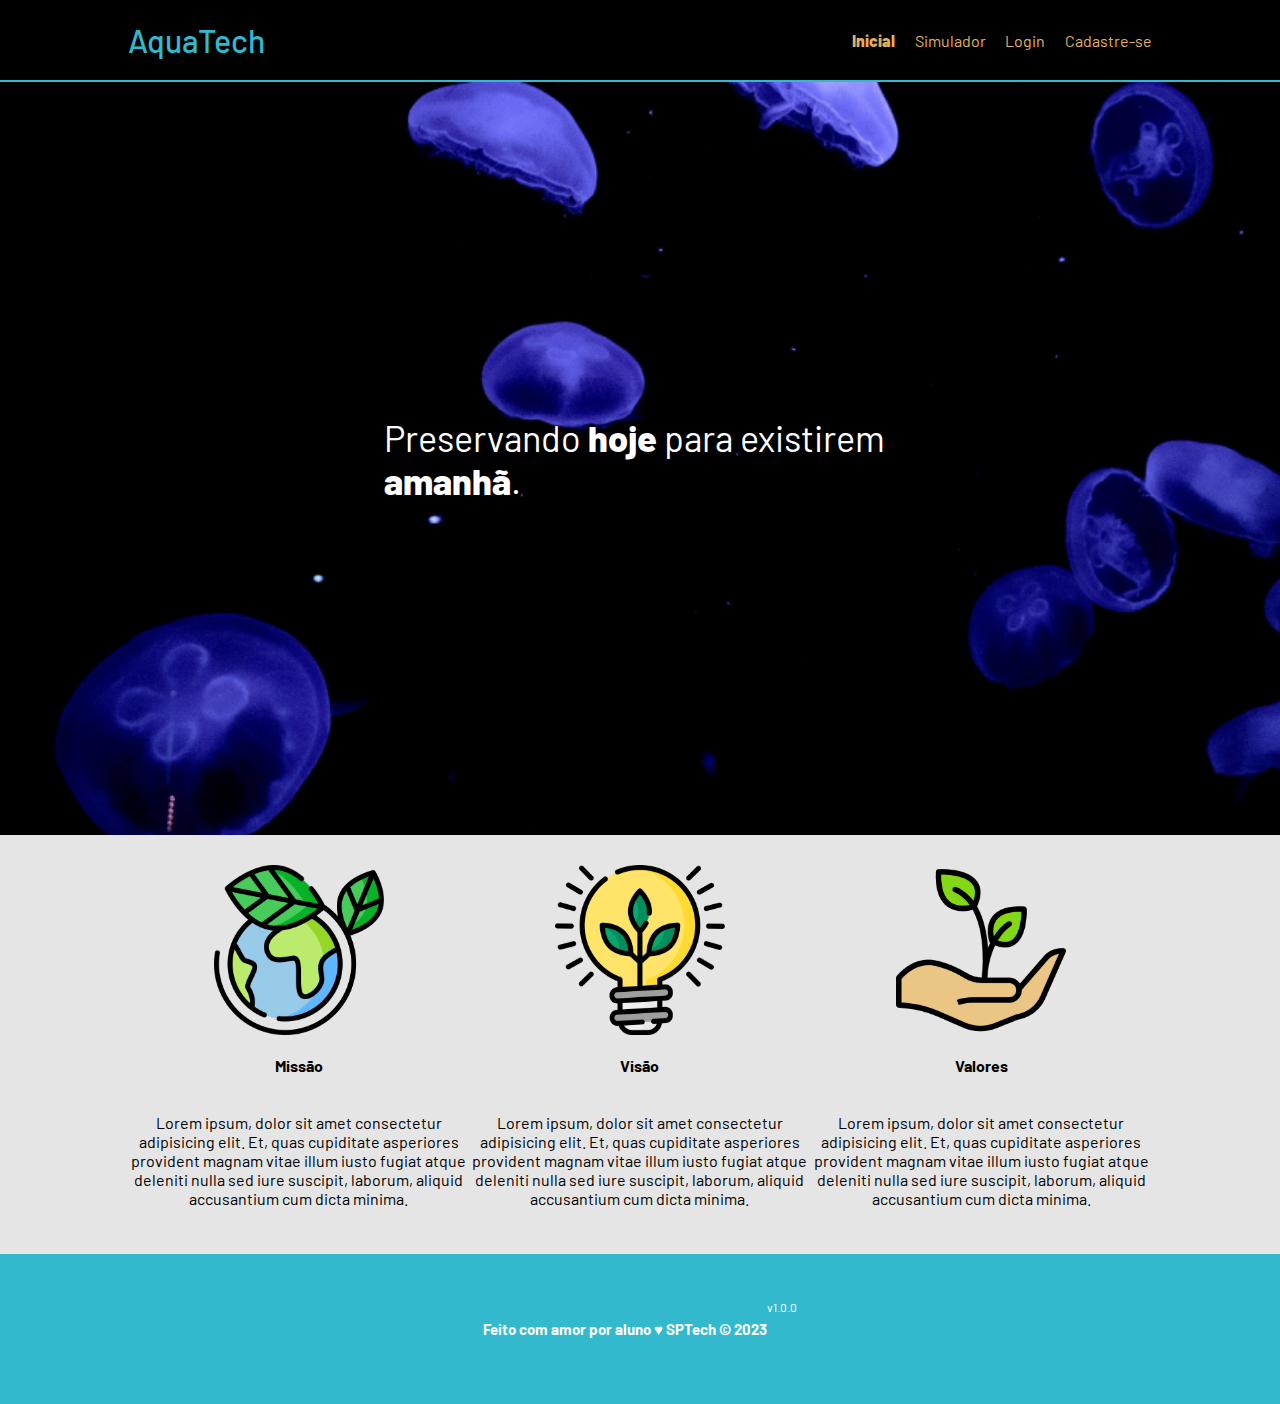
<file: public/index.html>
<!DOCTYPE html>
<html lang="en">

<head>
    <meta charset="UTF-8">
    <meta http-equiv="X-UA-Compatible" content="IE=edge">
    <meta name="viewport" content="width=device-width, initial-scale=1.0">

    <title>CF | Página Inicial</title>

    <script src="./js/sessao.js"></script>

    <link rel="stylesheet" href="./css/estilo.css">
    <link rel="icon" href="./assets/icon/favicon2.ico">
    <link rel="preconnect" href="https://fonts.gstatic.com">
</head>

<body>
    <div class="header">
      <div class="container">
        <h1 class="titulo">AquaTech</h1>
        <ul class="navbar">
          <li class="agora">
            <a href="#">Inicial</a>
          </li>
          <li>
            <a href="simulador.html">Simulador</a>
          </li>
          <li>
            <a href="login.html">Login</a>
          </li>
          <li>
            <a href="cadastro.html">Cadastre-se</a>
          </li>
        </ul>
      </div>
    </div>
  
    <div class="banner">
      <div class="container">
        <p>Preservando <span>hoje</span> para existirem <span>amanhã</span>.</p>
      </div>
    </div>
  
    <div class="social">
      <div class="container">
        <div class="boxes">
          <div class="box">
            <img src="assets/imgs/planet-earth_color.png">
            <h4>Missão</h4>
            <p>Lorem ipsum, dolor sit amet consectetur adipisicing elit. Et, quas cupiditate asperiores provident magnam
              vitae illum iusto fugiat atque deleniti nulla sed iure suscipit, laborum, aliquid accusantium cum dicta
              minima.</p>
          </div>
          <div class="box">
            <img src="assets/imgs/lightbulb_color.png">
            <h4>Visão</h4>
            <p>Lorem ipsum, dolor sit amet consectetur adipisicing elit. Et, quas cupiditate asperiores provident magnam
              vitae illum iusto fugiat atque deleniti nulla sed iure suscipit, laborum, aliquid accusantium cum dicta
              minima.</p>
          </div>
          <div class="box">
            <img src="assets/imgs/growth_color.png">
            <h4>Valores</h4>
            <p>Lorem ipsum, dolor sit amet consectetur adipisicing elit. Et, quas cupiditate asperiores provident magnam
              vitae illum iusto fugiat atque deleniti nulla sed iure suscipit, laborum, aliquid accusantium cum dicta
              minima.</p>
          </div>
        </div>
      </div>
    </div>
  
    <div class="footer">
      <div class="container">
        <h4>Feito com amor por aluno &hearts; SPTech &copy; 2023</h4>
        <span class="version">v1.0.0</span>
      </div>
    </div>
  </body>

</html>
</file>
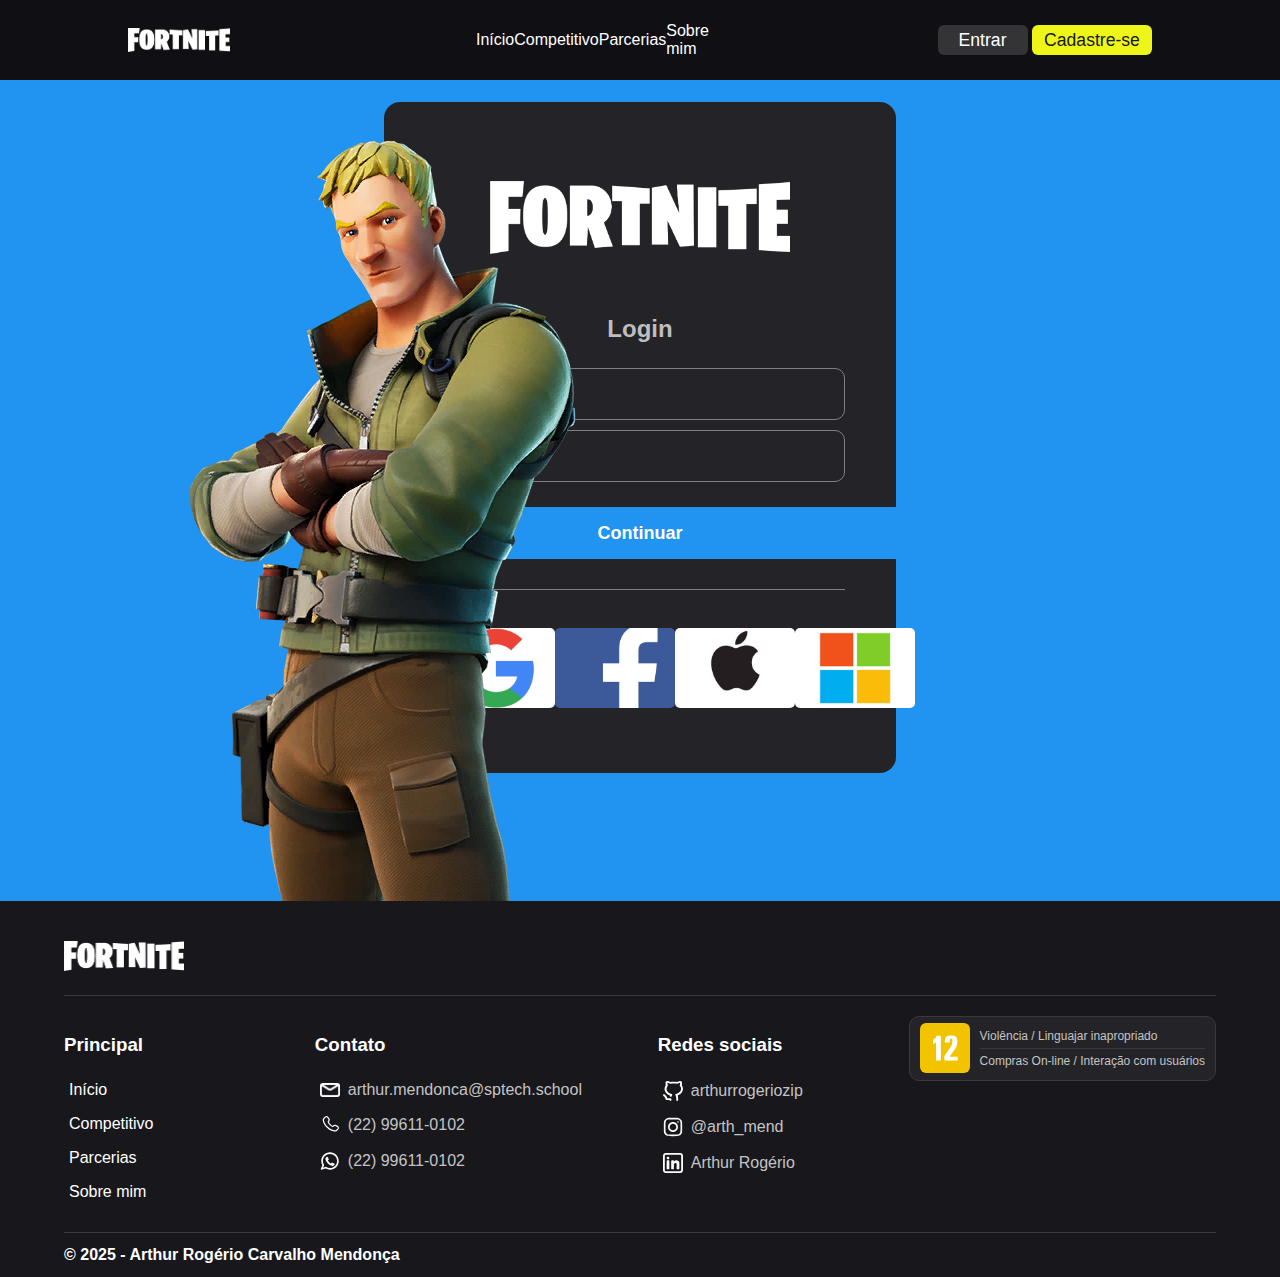
<file: public/login.html>
<!DOCTYPE html>
<html lang="pt-br">

<head>
  <meta charset="UTF-8">
  <meta http-equiv="X-UA-Compatible" content="IE=edge">
  <meta name="viewport" content="width=device-width, initial-scale=1.0">

  <title>Fortnite | Login</title>

  <script src="./js/sessao.js"></script>

  <link rel="stylesheet" href="./css/login.css">
  <link rel="icon" href="./assets/icon/Fortnite_logo.png">
  <link rel="preconnect" href="https://fonts.gstatic.com">
</head>

<body>

  <!--Header-->

  <div class="header">
    <div class="container">
      <img class="fortnite" src="./assets/imagens/fortnite.png" alt="Fortnite" />
      <ul class="navbar">
        <li>
          <a href="index.html">Início</a>
        </li>
        <li>
          <a href="competitivo.html">Competitivo</a>
        </li>
        <li>
          <a href="parcerias.html">Parcerias</a>
        </li>
        <li>
          <a href="index.html#">Sobre mim</a>
        </li>
      </ul>
      <div class="butonns">
        <a href="#"><button class="entrar">Entrar</button></a>
        <a href="cadastro.html"><button class="cadastrar">Cadastre-se</button></a>
      </div>
    </div>
  </div>

  <div class="jonesy">
    <img src="assets/imagens/jonesy.png" alt="Jonesy">
  </div>
  <div class="login">
    <div class="alerta_erro">
      <div class="card_erro" id="cardErro">
        <span id="mensagem_erro"></span>
      </div>
    </div>
    <div class="container">
      <div class="card card-login">
        <div class="card imagem">
          <img src="./assets/imagens/fortnite.png" alt="Fortnite">
        </div>
        <h2>Login</h2>
        <div class="formulario">
          <div class="campo">
            <input id="email_input" type="text" placeholder="Endereço de e-mail">
          </div>
          <div class="campo">
            <input id="senha_input" type="password" placeholder="Senha">
          </div>
          <button class="botao" onclick="entrar()">Continuar</button>
          <hr>
          <div class="contas">
            <a>
              <img src="./assets/imagens/google.png" alt="Google">
            </a>
            <a>
              <img src="./assets/imagens/facebook.jpeg" alt="Facebook">
            </a>
            <a>
              <img src="./assets/imagens/apple.jpeg" alt="Apple">
            </a>
            <a>
              <img src="./assets/imagens/microsoft.jpeg" alt="Microsoft">
            </a>
          </div>
        </div>

        <div id="div_aguardar" class="loading-div">
          <img src="./assets/bolinha.webp" id="loading-gif">
        </div>

        <div id="div_erros_login"></div>
      </div>
    </div>
  </div>

  <!--footer inicio-->
  <footer class="footer">
    <div class="footer-content">
      <div class="footer-logo">
        <img src="./assets/imagens/fortnite.png" alt="Fortnite Logo">
      </div>
      <div class="footer-columns">
        <div class="column">
          <h3>Principal</h3>
          <ul>
            <li>
              <a href="index.html">Início</a>
            </li>
            <li>
              <a href="competitivo.html">Competitivo</a>
            </li>
            <li>
              <a href="parcerias.html">Parcerias</a>
            </li>
            <li>
              <a href="#">Sobre mim</a>
            </li>
          </ul>
        </div>
        <div class="column">
          <h3>Contato</h3>
          <ul>
            <li>
              <img class="email" src="./assets/imagens/email.png"
                alt="E-mail"><span>arthur.mendonca@sptech.school</span>
            </li>
            <li>
              <img src="./assets/imagens/telefone.svg" alt="Telefone"><span>(22) 99611-0102</span>
            </li>
            <li>
              <img src="./assets/imagens/whatsapp.svg" alt="WhatsApp"><span>(22) 99611-0102</span>
            </li>
          </ul>
        </div>
        <div class="column">
          <h3>Redes sociais</h3>
          <ul>
            <li>
              <img src="./assets/imagens/github.svg" alt="GitHub"><span>arthurrogeriozip</span>
            </li>
            <li>
              <img src="./assets/imagens/instagram.svg" alt="Instagram"><span>@arth_mend</span>
            </li>
            <li>
              <img src="./assets/imagens/linkedin.svg" alt="LinkedIn"><span>Arthur Rogério</span>
            </li>
          </ul>
        </div>
        <div class="rating">
          <div class="rating-img">
            <img src="./assets/imagens/classificacao-12.svg" alt="Classificação 12 anos">
          </div>
          <div class="rating-content">
            <div class="rating-up">
              <p>Violência / Linguajar inapropriado </p>
            </div>
            <div class="rating-low">
              <p>Compras On-line / Interação com usuários</p>
            </div>
          </div>
        </div>
      </div>
    </div>
    <div class="copyright">
      <span>&copy; 2025 - Arthur Rogério Carvalho Mendonça</span>
    </div>
    <!--footer fim-->

</body>

</html>

<script>


  function entrar() {
    aguardar();

    var emailVar = email_input.value;
    var senhaVar = senha_input.value;

    if (emailVar == "" || senhaVar == "") {
      cardErro.style.display = "block"
      mensagem_erro.innerHTML = "(Mensagem de erro para todos os campos em branco)";
      finalizarAguardar();
      return false;
    }
    else {
      setInterval(sumirMensagem, 5000)
    }

    console.log("FORM LOGIN: ", emailVar);
    console.log("FORM SENHA: ", senhaVar);

    fetch("/usuarios/autenticar", {
      method: "POST",
      headers: {
        "Content-Type": "application/json"
      },
      body: JSON.stringify({
        emailServer: emailVar,
        senhaServer: senhaVar
      })
    }).then(function (resposta) {
      console.log("ESTOU NO THEN DO entrar()!")

      if (resposta.ok) {
        console.log(resposta);

        resposta.json().then(json => {
          console.log(json);
          console.log(JSON.stringify(json));
          sessionStorage.EMAIL_USUARIO = json.email;
          sessionStorage.NOME_USUARIO = json.nome;
          sessionStorage.ID_USUARIO = json.id;
          sessionStorage.AQUARIOS = JSON.stringify(json.aquarios)

          setTimeout(function () {
            window.location = "./dashboard/cards.html";
          }, 1000); // apenas para exibir o loading

        });

      } else {

        console.log("Houve um erro ao tentar realizar o login!");

        resposta.text().then(texto => {
          console.error(texto);
          finalizarAguardar(texto);
        });
      }

    }).catch(function (erro) {
      console.log(erro);
    })

    return false;
  }

  function sumirMensagem() {
    cardErro.style.display = "none"
  }

</script>
</file>
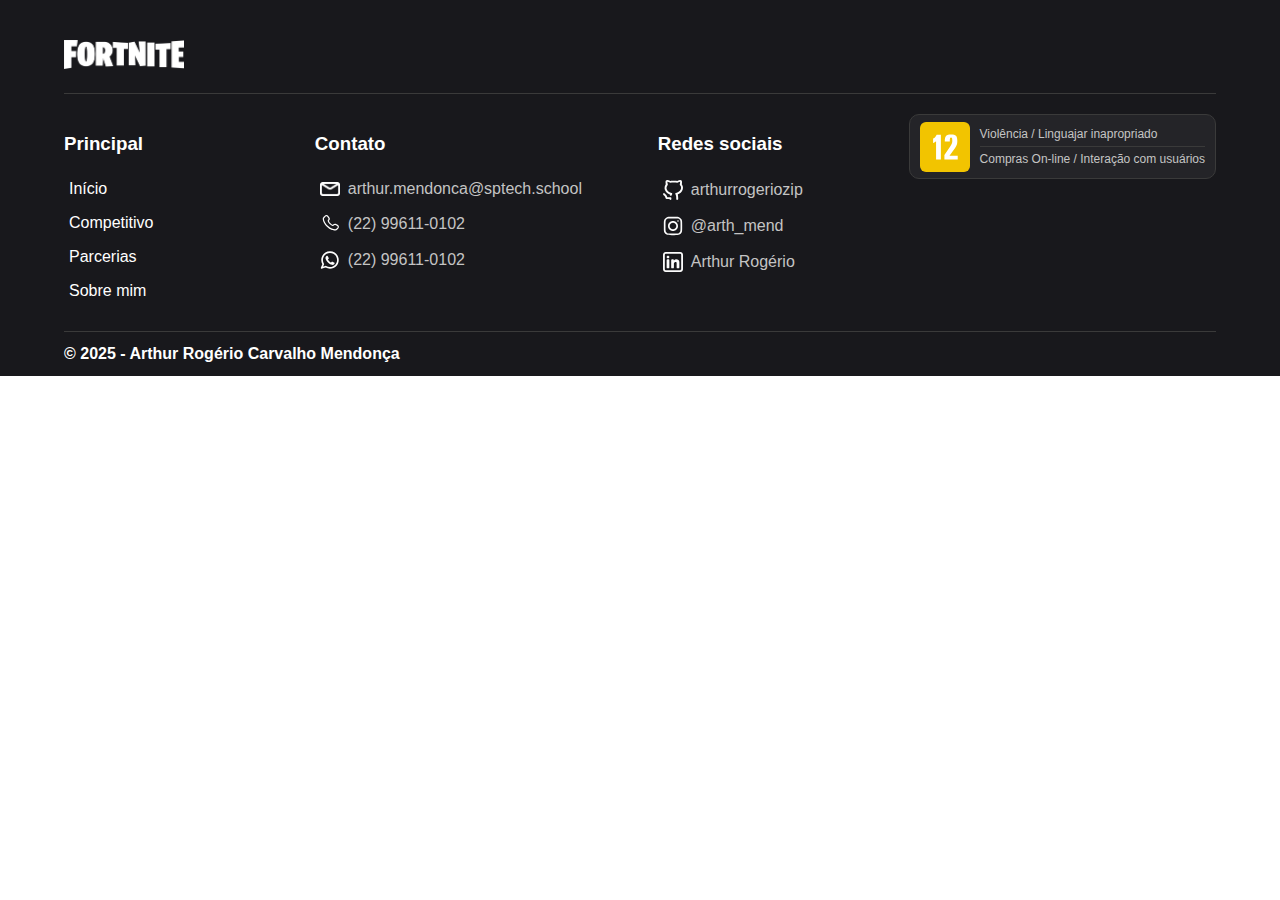
<file: public/parcerias.html>
<!DOCTYPE html>
<html lang="pt-br">
<head>
    <meta charset="UTF-8">
    <meta name="viewport" content="width=device-width, initial-scale=1.0">
    <title>Fortnite | Parcerias</title>

    <link rel="stylesheet" href="./css/parcerias.css">
    <link rel="icon" href="./assets/icon/Fortnite_logo.png">
    <link rel="preconnect" href="https://fonts.gstatic.com">
</head>
<body>
  <!-- Header -->
<div class="header">
      <div class="container">
        <img
          class="fortnite"
          src="./assets/imagens/fortnite.png"
          alt="Fortnite"
        />
        <ul class="navbar">
          <li>
            <a href="index.html">Início</a>
          </li>
          <li>
            <a href="competitivo.html">Competitivo</a>
          </li>
          <li class="agora">
            <a href="parcerias.html">Parcerias</a>
          </li>
          <li>
            <a href="#">Sobre mim</a>
          </li>
        </ul>
        <div class="butonns">
          <a href="login.html"><button class="entrar">Entrar</button></a>
          <a href="cadastro.html"><button class="cadastrar">Cadastre-se</button></a>
        </div>
      </div>
    </div>

    <div class="conteudo">
    </div>

    <!-- Footer -->
    <footer class="footer">
  <div class="footer-content">
    <div class="footer-logo">
      <img src="./assets/imagens/fortnite.png" alt="Fortnite Logo">
    </div>
    <div class="footer-columns">
      <div class="column">
        <h3>Principal</h3>
        <ul>
          <li>
            <a href="index.html">Início</a>
          </li>
          <li>
            <a href="competitivo.html">Competitivo</a>
          </li>
          <li>
            <a href="parcerias.html">Parcerias</a>
          </li>
          <li>
            <a href="#">Sobre mim</a>
          </li>
        </ul>
      </div>
      <div class="column">
        <h3>Contato</h3>
        <ul>
          <li>
            <img class="email" src="./assets/imagens/email.png" alt="E-mail"><span>arthur.mendonca@sptech.school</span>
          </li>
          <li>
            <img src="./assets/imagens/telefone.svg" alt="Telefone"><span>(22) 99611-0102</span>
          </li>
          <li>
            <img src="./assets/imagens/whatsapp.svg" alt="WhatsApp"><span>(22) 99611-0102</span>
          </li>
        </ul>
      </div>
      <div class="column">
        <h3>Redes sociais</h3>
        <ul>
          <li>
            <img src="./assets/imagens/github.svg" alt="GitHub"><span>arthurrogeriozip</span>
          </li>
          <li>
            <img src="./assets/imagens/instagram.svg" alt="Instagram"><span>@arth_mend</span>
          </li>
          <li>
            <img src="./assets/imagens/linkedin.svg" alt="LinkedIn"><span>Arthur Rogério</span>
          </li>
        </ul>
      </div>
      <div class="rating">
        <div class="rating-img">
          <img src="./assets/imagens/classificacao-12.svg" alt="Classificação 12 anos">
        </div>
        <div class="rating-content">
          <div class="rating-up">
            <p>Violência / Linguajar inapropriado </p>
          </div>
          <div class="rating-low">
            <p>Compras On-line / Interação com usuários</p>
          </div>
        </div>
      </div>
    </div>
  </div>
    <div class="copyright">
      <span>&copy; 2025 - Arthur Rogério Carvalho Mendonça</span>
    </div>
</body>
</html>
</file>
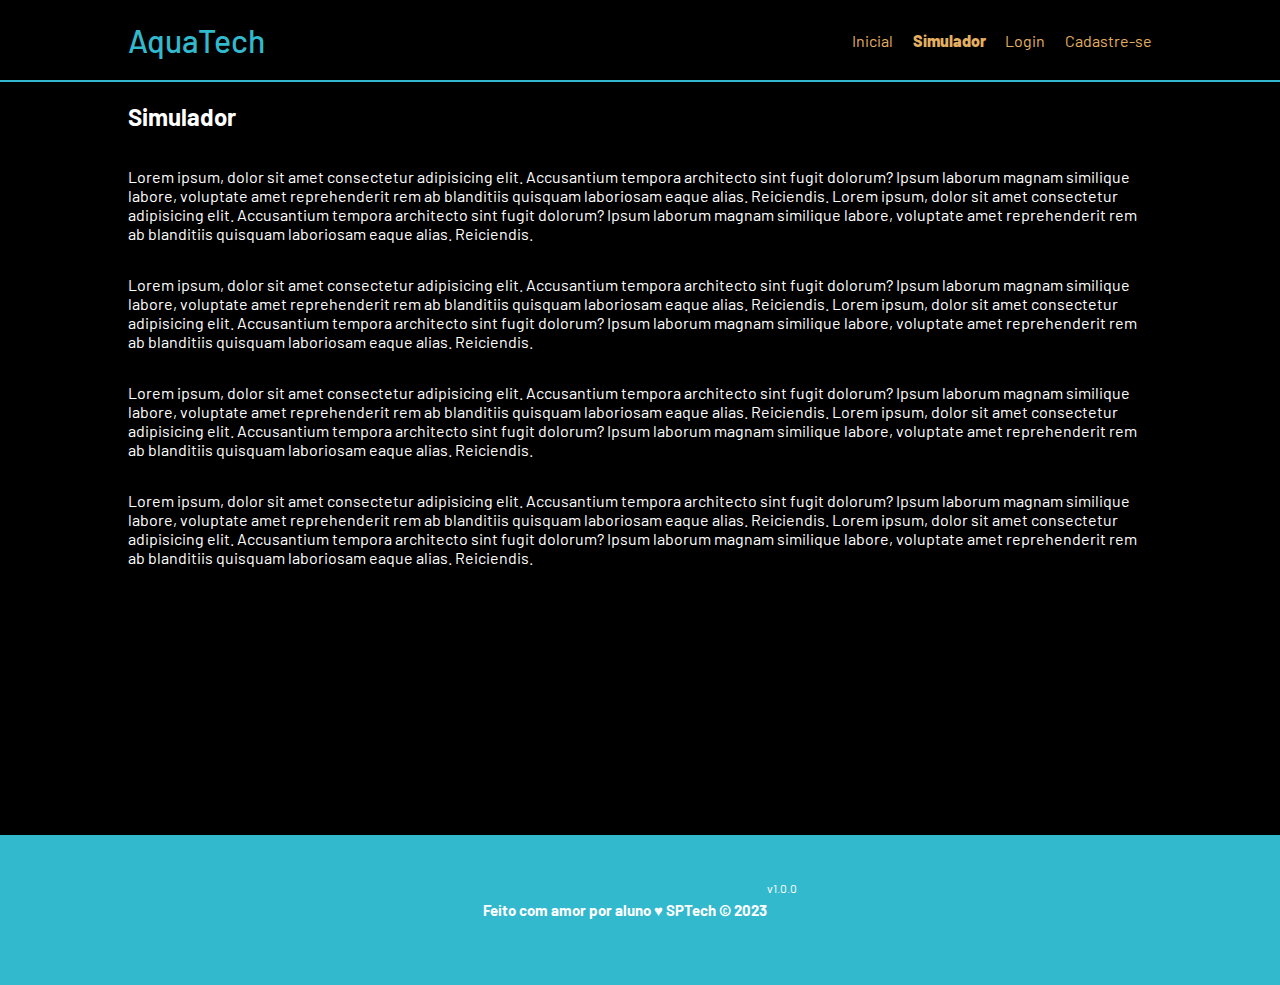
<file: public/simulador.html>
<!DOCTYPE html>
<html lang="pt-br">

<head>
    <meta charset="UTF-8">
    <meta http-equiv="X-UA-Compatible" content="IE=edge">
    <meta name="viewport" content="width=device-width, initial-scale=1.0">

    <title>CF | Simulador</title>

    <script src="./js/sessao.js"></script>

    <link rel="stylesheet" href="./css/estilo.css">
    <link rel="icon" href="./assets/icon/favicon2.ico">
    <link rel="preconnect" href="https://fonts.gstatic.com">
</head>

<body>

    <!--header inicio-->
    <div class="header">
        <div class="container">
            <h1 class="titulo">AquaTech</h1>
            <ul class="navbar">
                <li>
                    <a href="./index.html">Inicial</a>
                </li>
                <li class="agora">Simulador</li>
                <li>
                    <a href="./login.html">Login</a>
                </li>
                <li>
                    <a href="./login.html">Cadastre-se</a>
                </li>
            </ul>
        </div>
    </div>


    <!-- simulador inicio -->
    <div class="simulador">
        <div class="container">
            <h2>Simulador</h2>
            <p>Lorem ipsum, dolor sit amet consectetur adipisicing elit. Accusantium tempora architecto sint fugit
                dolorum? Ipsum laborum magnam similique labore, voluptate amet reprehenderit rem ab blanditiis quisquam
                laboriosam eaque alias. Reiciendis. Lorem ipsum, dolor sit amet consectetur adipisicing elit.
                Accusantium tempora architecto sint fugit dolorum? Ipsum laborum magnam similique labore, voluptate amet
                reprehenderit rem ab blanditiis quisquam laboriosam eaque alias. Reiciendis.</p>
            <p>Lorem ipsum, dolor sit amet consectetur adipisicing elit. Accusantium tempora architecto sint fugit
                dolorum? Ipsum laborum magnam similique labore, voluptate amet reprehenderit rem ab blanditiis quisquam
                laboriosam eaque alias. Reiciendis. Lorem ipsum, dolor sit amet consectetur adipisicing elit.
                Accusantium tempora architecto sint fugit dolorum? Ipsum laborum magnam similique labore, voluptate amet
                reprehenderit rem ab blanditiis quisquam laboriosam eaque alias. Reiciendis.</p>
            <p>Lorem ipsum, dolor sit amet consectetur adipisicing elit. Accusantium tempora architecto sint fugit
                dolorum? Ipsum laborum magnam similique labore, voluptate amet reprehenderit rem ab blanditiis quisquam
                laboriosam eaque alias. Reiciendis. Lorem ipsum, dolor sit amet consectetur adipisicing elit.
                Accusantium tempora architecto sint fugit dolorum? Ipsum laborum magnam similique labore, voluptate amet
                reprehenderit rem ab blanditiis quisquam laboriosam eaque alias. Reiciendis.</p>
            <p>Lorem ipsum, dolor sit amet consectetur adipisicing elit. Accusantium tempora architecto sint fugit
                dolorum? Ipsum laborum magnam similique labore, voluptate amet reprehenderit rem ab blanditiis quisquam
                laboriosam eaque alias. Reiciendis. Lorem ipsum, dolor sit amet consectetur adipisicing elit.
                Accusantium tempora architecto sint fugit dolorum? Ipsum laborum magnam similique labore, voluptate amet
                reprehenderit rem ab blanditiis quisquam laboriosam eaque alias. Reiciendis.</p>

        </div>
    </div>
    <!-- simulador fim -->

    <!--footer inicio-->
    <div class="footer">
        <div class="container">
            <h4>Feito com amor por aluno &hearts; SPTech &copy; 2023</h4>
            <span class="version">v1.0.0</span>
        </div>
    </div>
    <!--footer fim-->


</body>

</html>
</file>
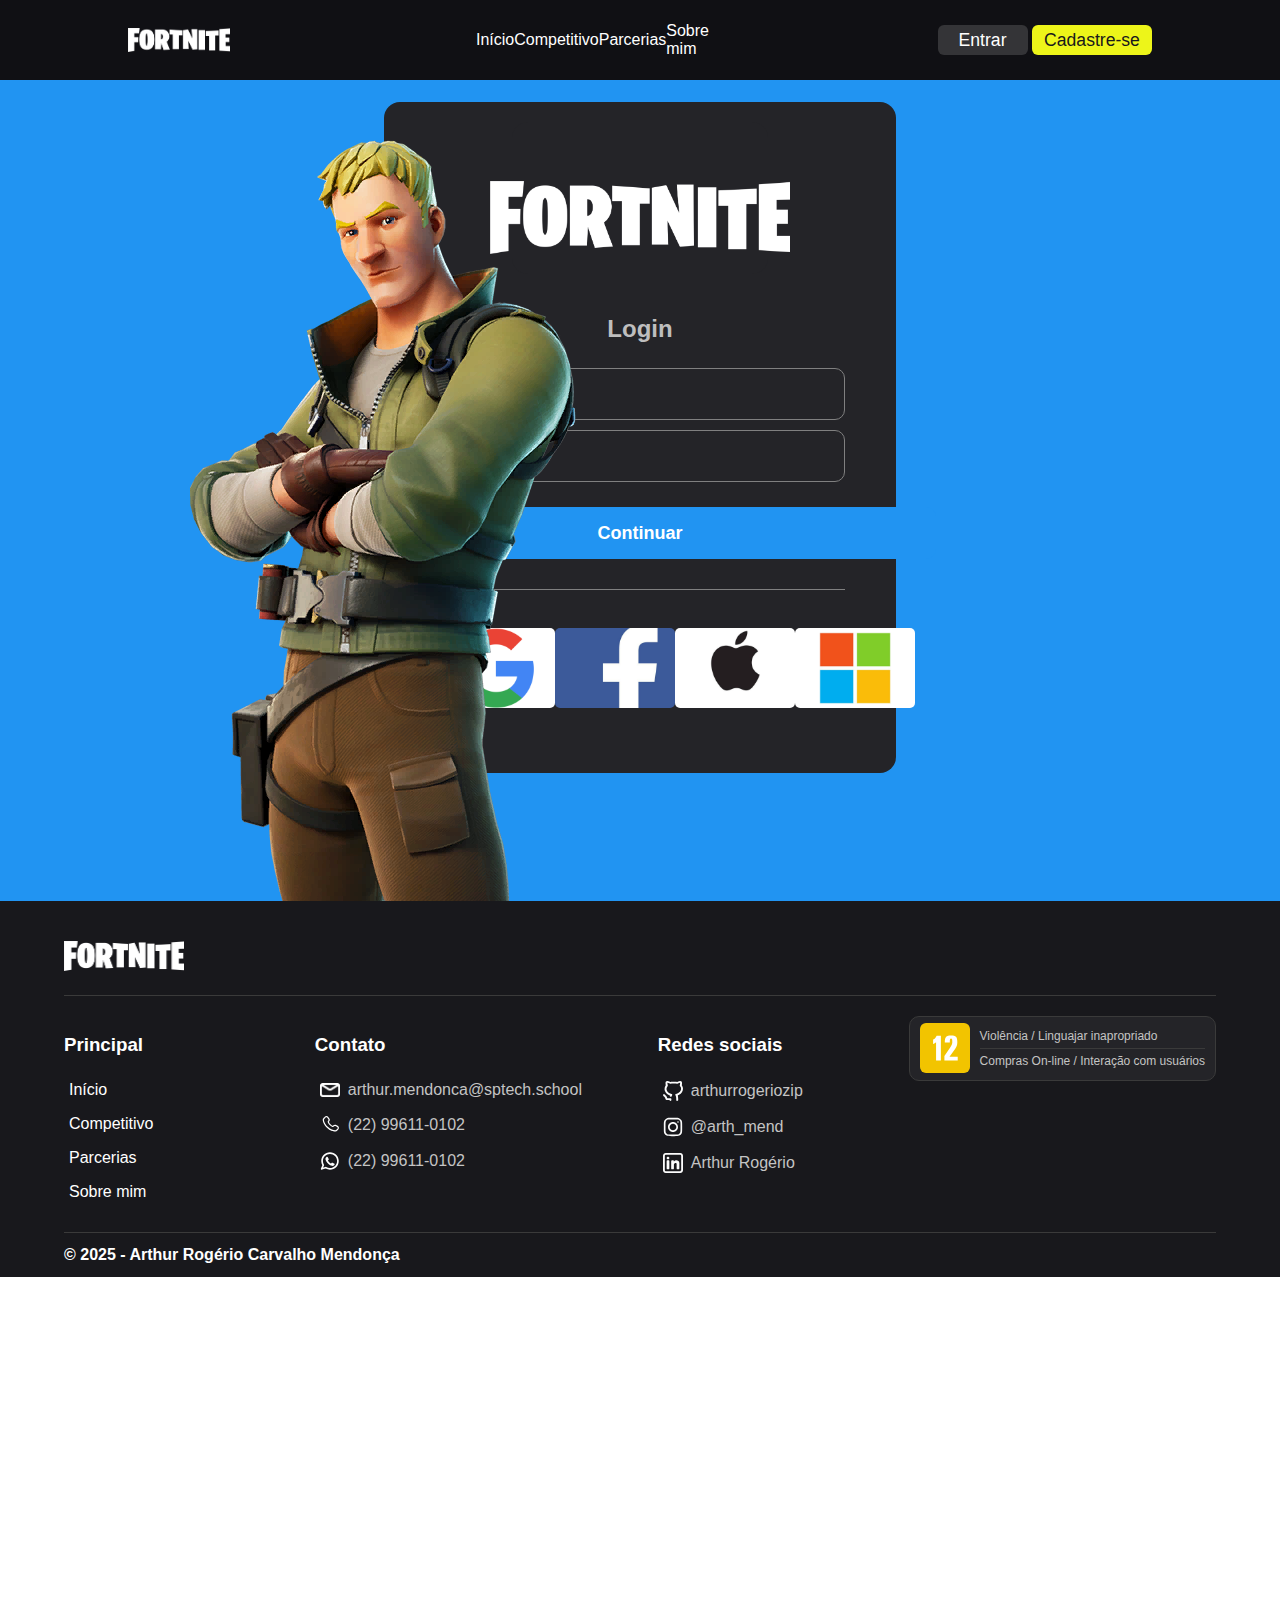
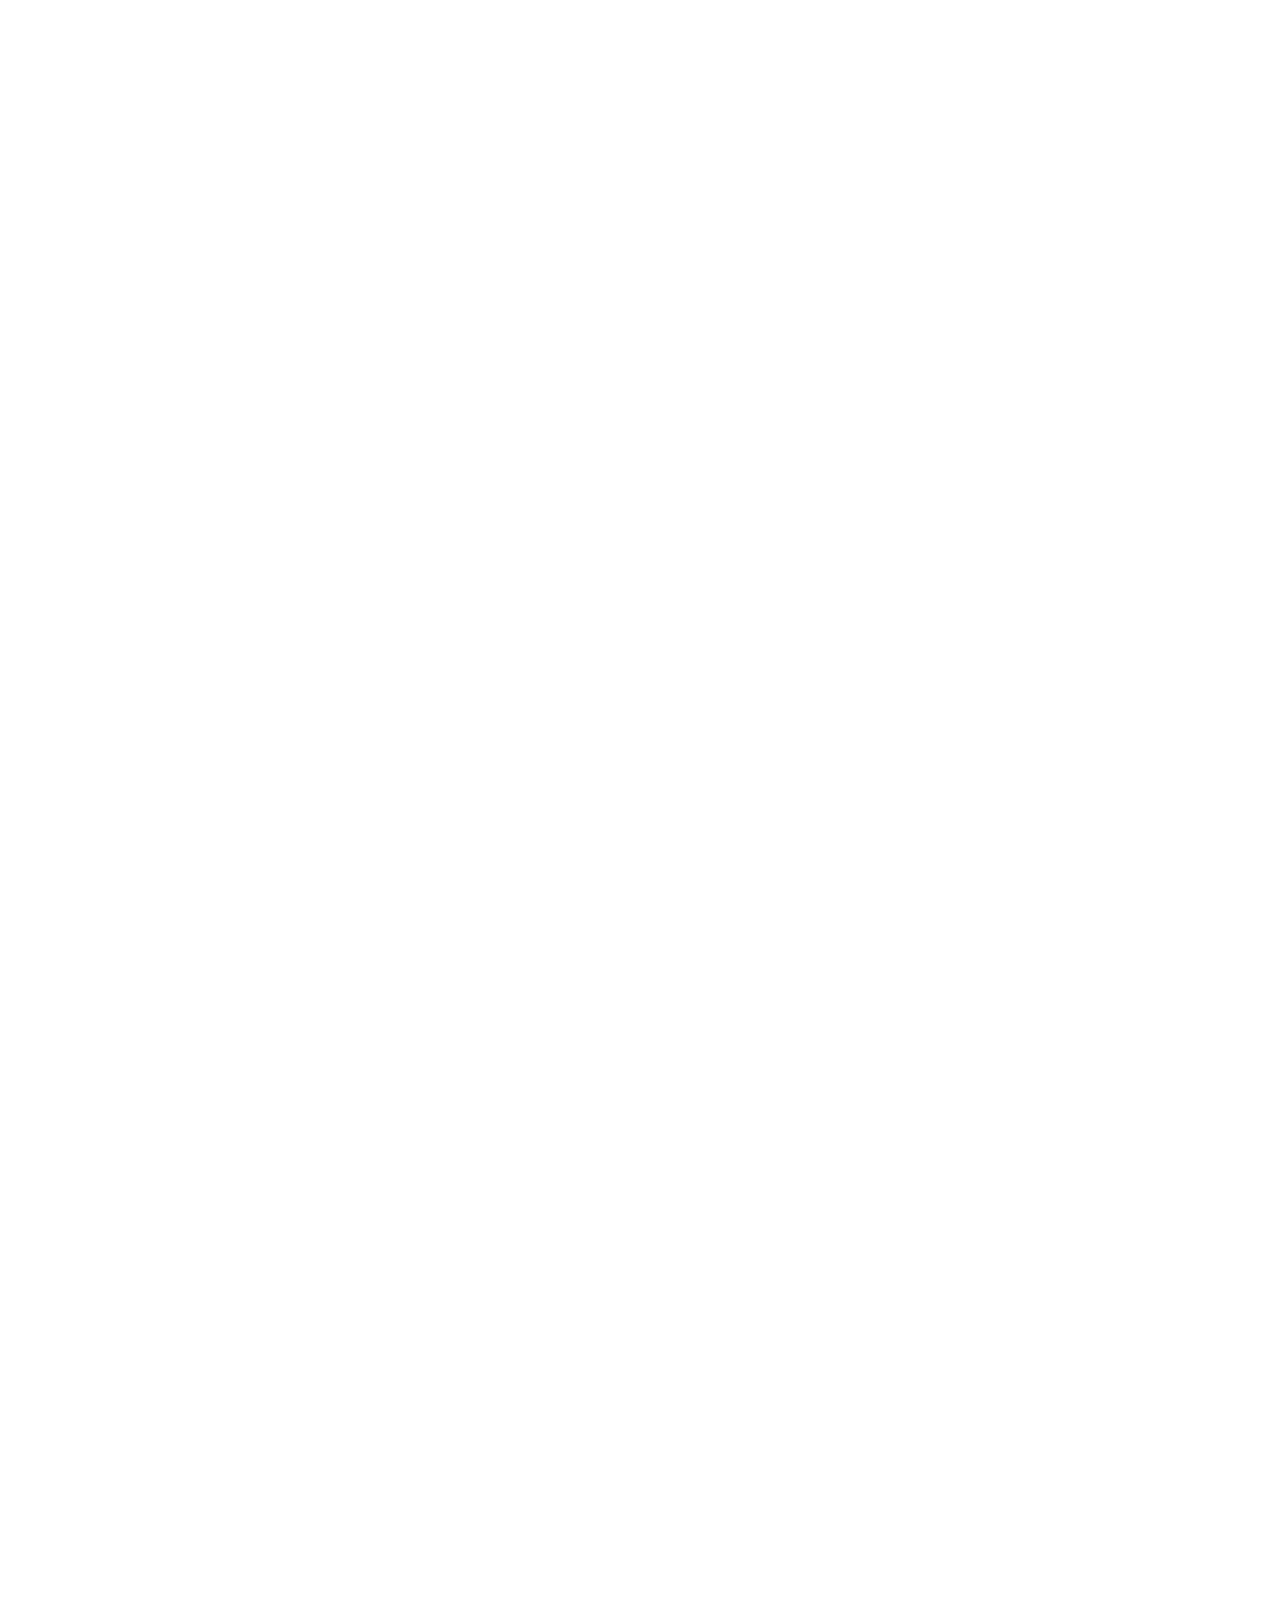
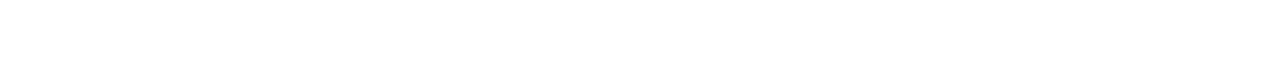
<file: public/dashboard/cards.html>
<!DOCTYPE html>
<html lang="pt-br">

<head>
    <link rel="shortcut icon" href="../assets/icon/favicon2.ico" type="image/x-icon">
    <meta charset="UTF-8">
    <meta http-equiv="X-UA-Compatible" content="IE=edge">
    <meta name="viewport" content="width=device-width, initial-scale=1.0">
    <title>AquaTech | Tempo Real</title>


    <link rel="stylesheet" href="./../css/dashboards.css">
    <link rel="stylesheet" href="./../css/estilo.css" />

    <script src="../js/sessao.js"></script>
    <script src="../js/alerta.js"></script>
    <link rel="preconnect" href="https://fonts.gstatic.com">
    <link
        href="https://fonts.googleapis.com/css2?family=Exo+2:ital,wght@0,100;0,200;0,300;0,400;0,500;0,600;0,700;0,800;0,900;1,100;1,200;1,300;1,400;1,500;1,600;1,700;1,800;1,900&display=swap"
        rel="stylesheet">
</head>

<body onload="validarSessao(), exibirAquarios(),  atualizacaoPeriodica()">

    <div class="janela">

        <div class="header-left dash-header">

            <h1>AquaTech</h1>

            <div class="hello">
                <h3>Olá, <span id="b_usuario">usuário</span>!</h3>
            </div>

            <div class="btn-nav">
                <h3>Aquários</h3>
            </div>

            <div class="btn-nav-white">
                <a href="./dashboard.html">
                    <h3>Gráficos</h3>
                </a>
            </div>

            <div class="btn-nav-white">
                <a href="./mural.html">
                    <h3>Mural de Avisos</h3>
                </a>
            </div>

            <div class="btn-logout" onclick="limparSessao()">
                <h3>Sair</h3>
            </div>

        </div>

        <div class="dash">
            <div id="alerta">
            </div>
            <div class="area-parametros-alerta">
                <p class="titulo-legenda">
                    Legenda - Parâmetros para Alertas
                </p>
                <div class="parametros-alerta">
                    <div class="item-regua perigo-frio">
                        <p>Perigo</p>
                        <p>&lt;=5°C</p>
                    </div>
                    <div class="item-regua alerta-frio">
                        <p>Alerta</p>
                        <p>&lt;=10°C</p>
                    </div>
                    <div class="item-regua ideal">
                        <p>Ideal</p>
                        <p>20°C</p>
                    </div>
                    <div class="item-regua alerta-quente">
                        <p>Alerta</p>
                        <p>&gt;=22°C</p>
                    </div>
                    <div class="item-regua perigo-quente">
                        <p>Perigo</p>
                        <p>&gt;=23°C</p>
                    </div>
                </div>
            </div>

            <div class="cards" id="cardAquarios">

            </div>

        </div>

    </div>

</body>

<script>

    function exibirAquarios() {
        JSON.parse(sessionStorage.AQUARIOS).forEach(item => {
            document.getElementById("cardAquarios").innerHTML += `
                    <div class="card-aquario">
                        <div class="title-aquario">
                            <h1>${item.descricao}</h1>
                        </div>
                        <div class="desc-aquario">
                        <div class="temperatura">
                            <p id="temp_aquario_${item.id}">-°C</p>
                        </div>
                        <div class="cor-alerta" id="card_${item.id}"></div>
                    </div>
                    </div>
                    `
        });
    }

</script>

</html>
</file>
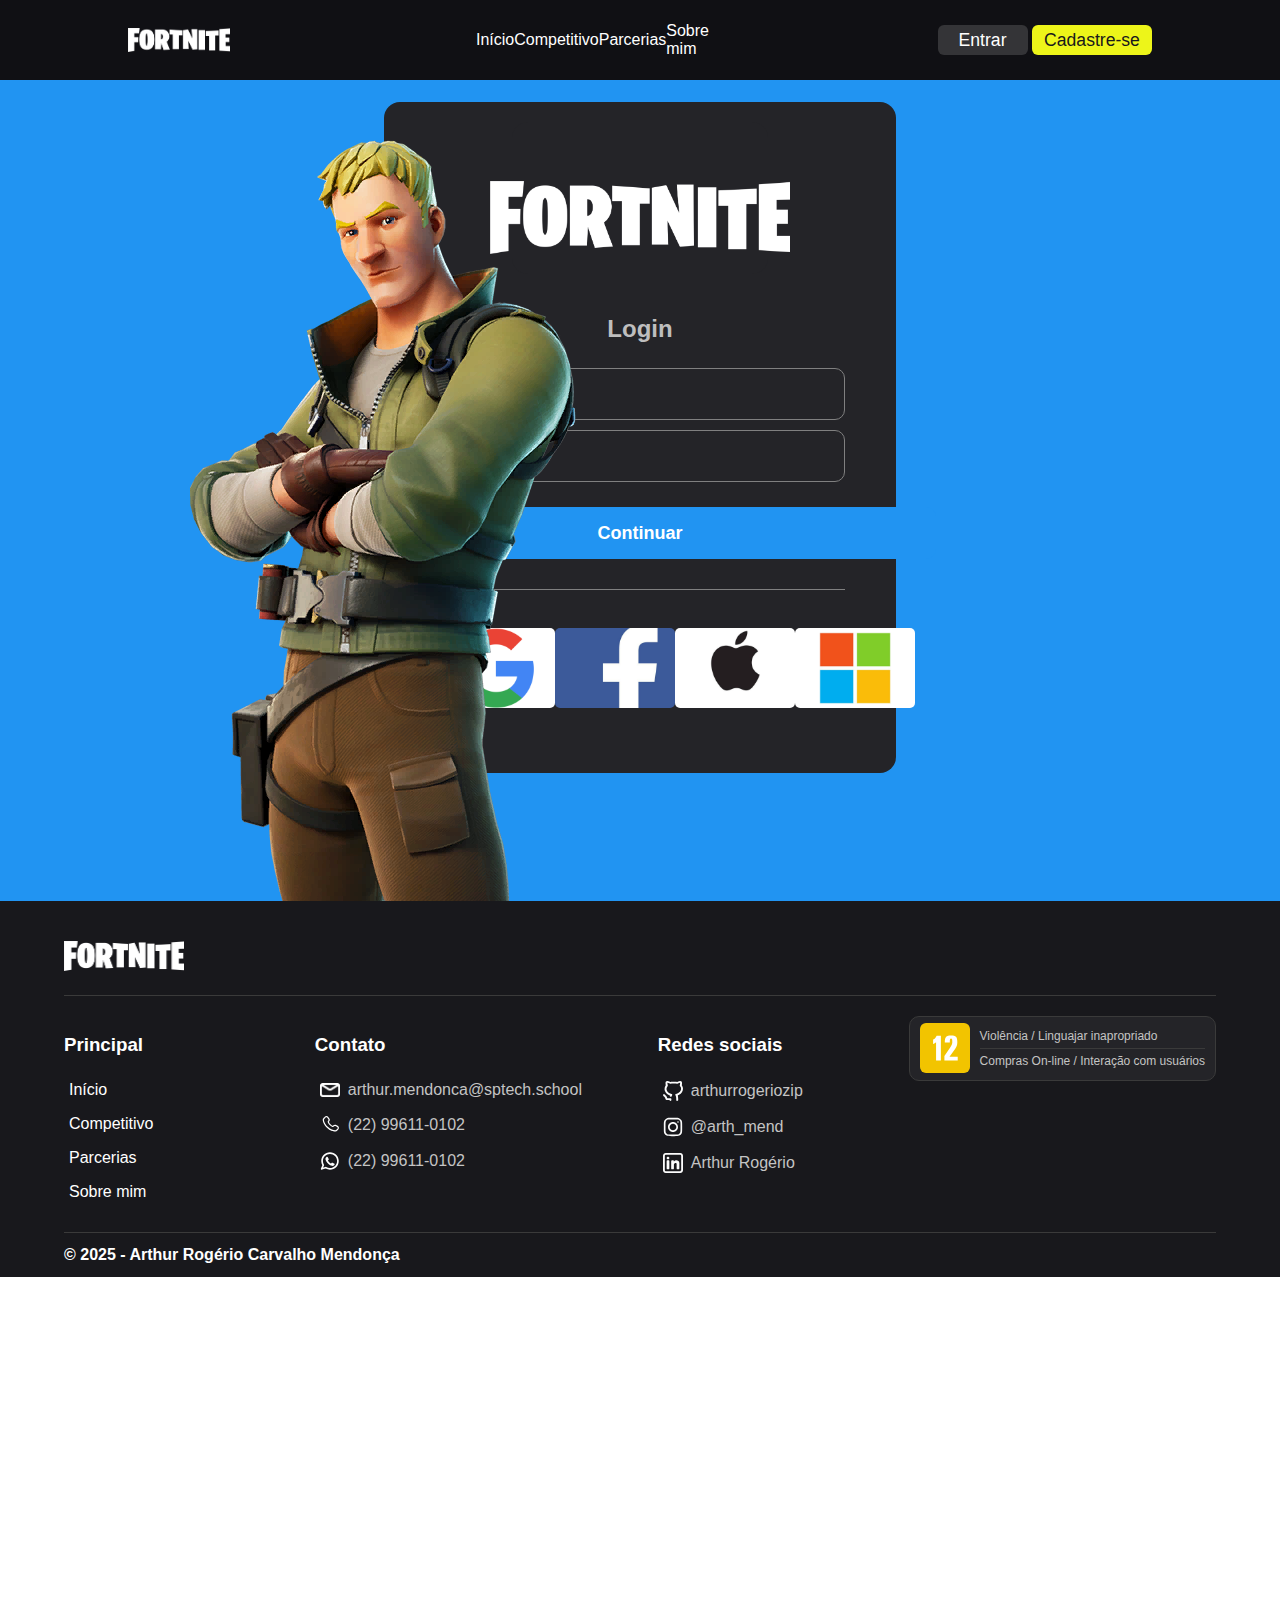
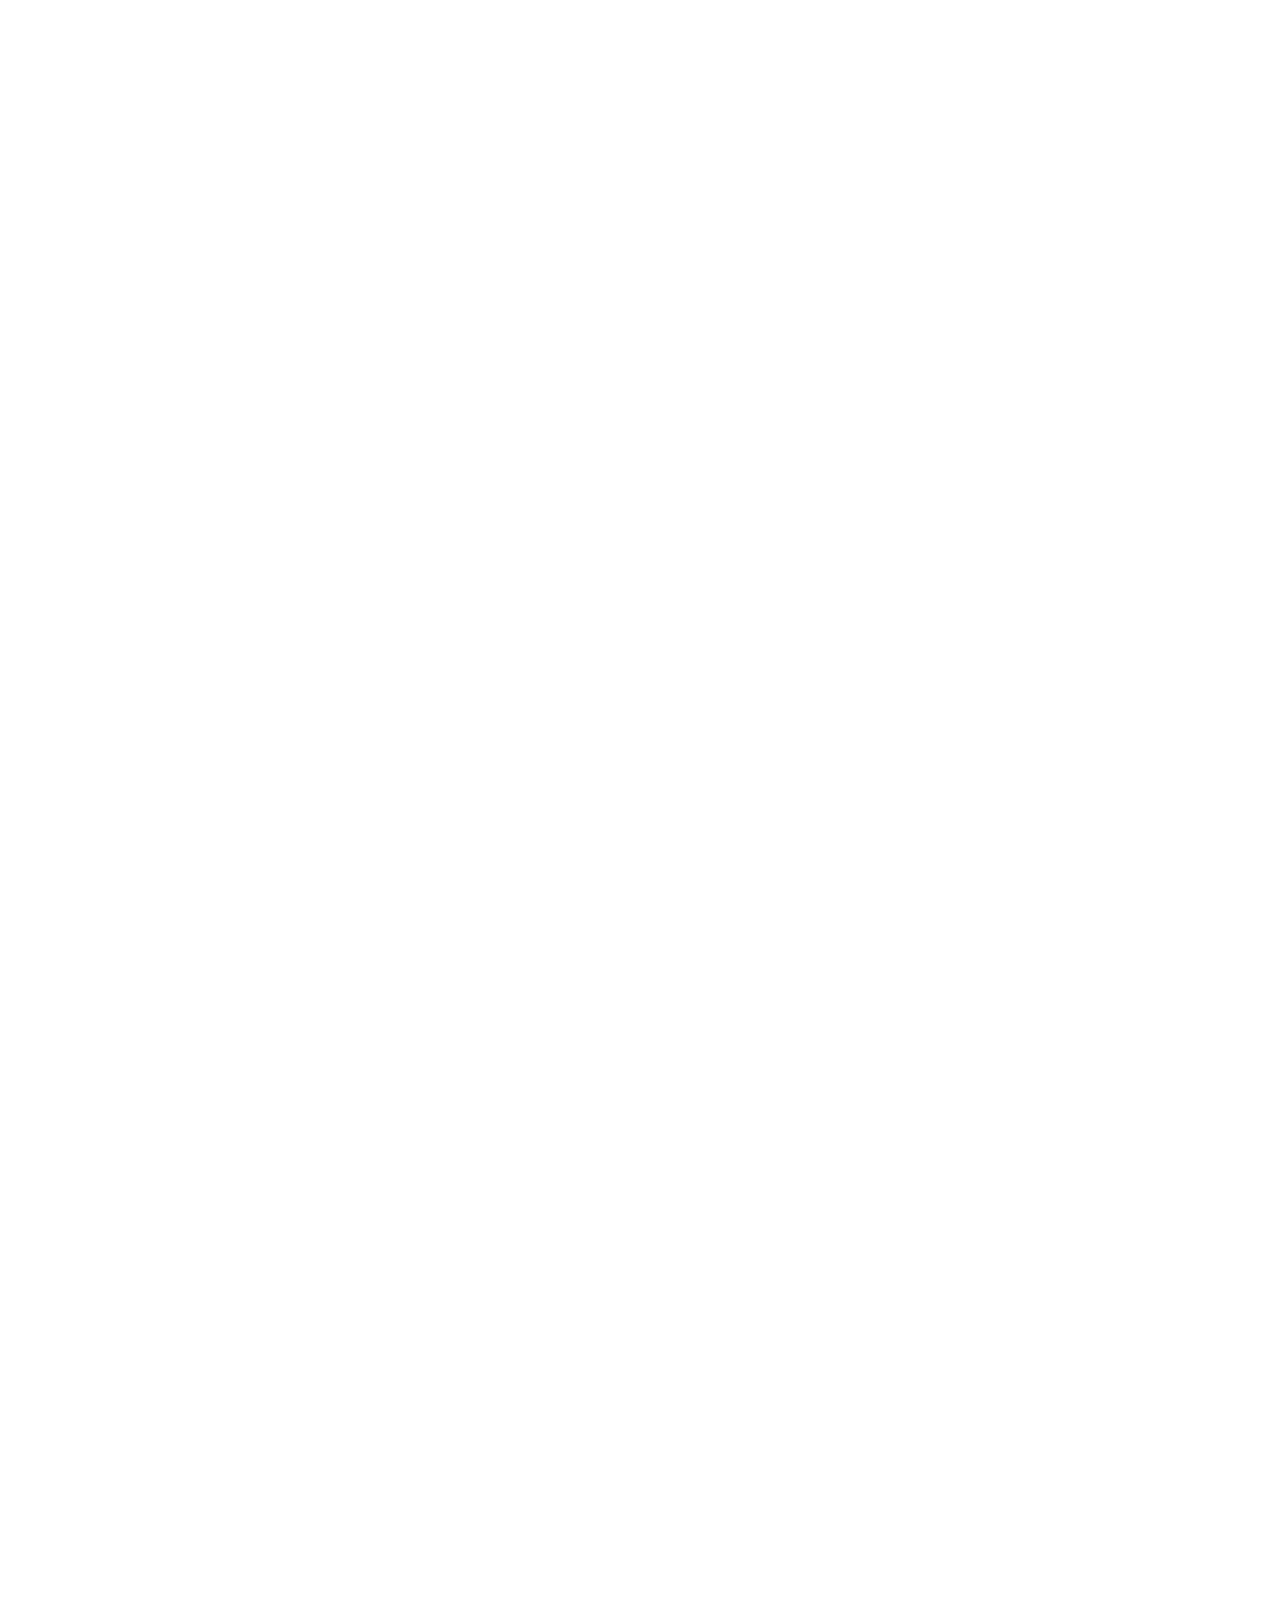
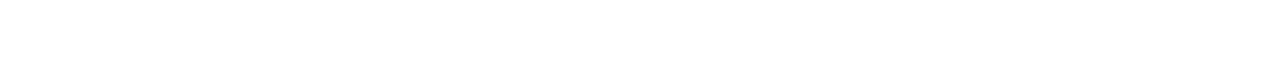
<file: public/dashboard/edicao-aviso.html>
<!DOCTYPE html>
<html lang="pt-br">

<head>
    <link rel="shortcut icon" href="../assets/icon/favicon2.ico" type="image/x-icon">
    <meta charset="UTF-8">
    <meta http-equiv="X-UA-Compatible" content="IE=edge">
    <meta name="viewport" content="width=device-width, initial-scale=1.0">
    <title>AquaTech | Página Inicial</title>

    
    <link rel="stylesheet" href="./../css/dashboards.css">
    <link rel="stylesheet" href="./../css/estilo.css" />
    <script src="../js/sessao.js"></script>

    <link rel="preconnect" href="https://fonts.gstatic.com">
    <link
        href="https://fonts.googleapis.com/css2?family=Exo+2:ital,wght@0,100;0,200;0,300;0,400;0,500;0,600;0,700;0,800;0,900;1,100;1,200;1,300;1,400;1,500;1,600;1,700;1,800;1,900&display=swap"
        rel="stylesheet">
</head>

<body onload="validarSessao(), listarInfosDeUm()" style="background-color: #161618;">
    <!-- <body onload="validarSessao()"> -->

    <div class="janela">


        <div class="header-left">

            <h1>AquaTech</h1>

            <div class="hello">
                <h3>Olá, <span id="b_usuario">usuário</span>!</h3>
            </div>

            <div class="btn-nav-white">
                <a href="cards.html">
                    <h3>Aquários</h3>
                </a>
            </div>

            <div class="btn-nav-white">
                <a href="./dashboard.html">
                    <h3>Gráficos</h3>
                </a>
            </div>

            <div class="btn-nav-white">
                <a href="./mural.html">
                    <h3>Mural de Avisos</h3>
                </a>
            </div>

            <div class="btn-logout" onclick="limparSessao()">
                <h3>Sair</h3>
            </div>

        </div>

        <div class="dash-right">

            <div class="avisos">
                <div class="container">
                    <h1>Editar um aviso</h1>
                    <div class="div-form">
                        <label>
                            ID:
                            <br>
                            <input id="input_id" maxlength="100" type="text" style="color: rgb(196, 196, 196)" disabled>
                        </label>
                        <label>
                            Autor:
                            <br>
                            <input id="input_nome" maxlength="100" type="text" style="color: rgb(196, 196, 196)"
                                disabled>
                        </label>
                        <label>
                            Título:
                            <br>
                            <input id="input_titulo" maxlength="100" type="text" style="color: rgb(196, 196, 196)"
                                disabled>
                        </label>
                        <br>
                        <label>
                            Descrição (máximo de 250 caracteres):
                            <br>
                            <textarea id="textarea_descricao" maxlength="250" rows="5"></textarea>
                        </label>
                        <br>
                        <button onclick="editar()">Editar</button>
                    </div>

                </div>
            </div>
        </div>
    </div>
</body>

</html>

<script>
    function listarInfosDeUm() {
        console.log("Criar função de trazer informações de post escolhido");
    }

    function editar() {
        fetch(`/avisos/editar/${sessionStorage.getItem("ID_POSTAGEM_EDITANDO")}`, {
            method: "PUT",
            headers: {
                "Content-Type": "application/json"
            },
            body: JSON.stringify({
                descricao: textarea_descricao.value
            })
        }).then(function (resposta) {

            if (resposta.ok) {
                window.alert("Post atualizado com sucesso pelo usuario de email: " + sessionStorage.getItem("EMAIL_USUARIO") + "!");
                window.location = "/dashboard/mural.html"
            } else if (resposta.status == 404) {
                window.alert("Deu 404!");
            } else {
                throw ("Houve um erro ao tentar realizar a postagem! Código da resposta: " + resposta.status);
            }
        }).catch(function (resposta) {
            console.log(`#ERRO: ${resposta}`);
        });
    }

</script>
</file>
<file: public/css/estilo.css>
@import url('https://fonts.googleapis.com/css2?family=Barlow:ital,wght@0,100;0,200;0,300;0,400;0,500;0,600;0,700;0,800;0,900;1,100;1,200;1,300;1,400;1,500;1,600;1,700;1,800;1,900&display=swap');

body {
  margin: 0;
  padding: 0;
  font-family: 'Barlow', 'Segoe UI', 'Segoe UI', Tahoma, Geneva, Verdana, sans-serif;
  background-color: black;
}

:root {
  --tamanho-header: 80px;
  --tamanho-banner: calc(100vh - var(--tamanho-header) - var(--tamanho-footer) - 2px);
  --tamanho-simulador: calc(100vh - var(--tamanho-header) - var(--tamanho-footer) - 2px);
  --tamanho-login: calc(100vh - var(--tamanho-header) - var(--tamanho-footer) - 2px);
  --tamanho-footer: 65px;
}

.container {
  display: flex;
  width: 80%;
  margin: auto;
}

.header {
  height: var(--tamanho-header);
  border-bottom: 2px solid #32b9cd;
}

.header .container {
  justify-content: space-between;
  align-items: center;
  height: 100%;
}

.header a {
  text-decoration: none;
  color: #e3b062;
}

.agora {
  font-weight: 800;
}

.navbar {
  width: 300px;
  display: flex;
  align-items: center;
  justify-content: space-between;
  list-style: none;
  color: #e3b062;
}

.titulo {
  color: #32b9cd;
  width: fit-content;
  font-weight: 500;
}

.header h1 {
  margin: 0;
}

/* BANNER */

.banner {
  height: var(--tamanho-banner);
  color: white;
  background-image: url('../assets/imgs/bg-jelly-fish-para-home.png');
  background-size: cover;
}

.banner .container {
  justify-content: center;
  align-items: center;
  height: 100%;
}

.banner .container p {
  width: 50%;
  margin: 0;
  padding: 0;
  font-size: 36px;
}

.banner .container span {
  font-weight: 800;
}

/* MISSÃO VISÃO VALORES */

.social {
  background-color: #e5e5e5;
  display: flex;
}

.social .container {
  justify-content: center;
}

.box img {
  width: 170px;
}

.social .container .boxes {
  display: flex;
  justify-content: space-between;
  width: 100%;
  padding: 30px 0;
}

.social p {
  text-align: center;
}

.box {
  display: flex;
  flex-direction: column;
  align-items: center;
}

/* FOOTER */

.footer {
  background-color: #32b9cd;
  height: 150px;
  color: #fff;
  display: flex;
  font-size: 15px;
}

.footer .container {
  justify-content: center;
  text-align: center;
}

.footer .container .version {
  font-size: 12px;
}

/* LOGIN */

.login {
  height: var(--tamanho-login);
  background-image: url('../assets/imgs/bg-jelly-fish-para-home.png');
  background-size: cover;
}

.login .container {
  justify-content: center;
  align-items: center;
  height: 100%;
}

.card {
  width: 50%;
  background-color: #e5e5e5;
  border-radius: 10px;
  display: flex;
  align-items: center;
  justify-content: space-evenly;
  color: palevioletred;
  flex-direction: column;
  height: fit-content;
  padding: 20px 0;
}

.card h2 {
  margin: 0;
  font-size: 30px;
}

.formulario {
  display: flex;
  height: 90%;
  width: 80%;
  justify-content: space-around;
  flex-direction: column;
}

.formulario span {
  font-size: 15px;
  font-weight: 800;
}

.formulario input {
  border: 2px solid #32b9cd;
  text-align: center;
  border-radius: 10px;
  margin: 0;
}

.formulario select {
  border: 2px solid #32b9cd;
  background-color: white;
  color: gray;
  height: 36px;
  text-align: center;
  border-radius: 10px;
  margin: 0;
}

.campo {
  display: flex;
  flex-direction: column;
  justify-content: start;
  padding: 5px 0;
}

.botao {
  cursor: pointer;
  font-family: "Barlow", sans-serif;
  border: 0;
  border-radius: 5px;
  font-weight: 600;
  font-size: 18px;
  color: #fff;
  background-color: #ED145B;
  width: 120px;
  height: 30px;
  align-self: center;
  margin-top: 20px;
}

.loading-div {
  width: 50px;
  display: none;
}

.loading-div img {
  height: 50px;
  width: 50px;
}

#div_erros_login {
  display: none
}

/* FORMULARIO */

.alerta_erro{
  display: flex;
  justify-content: flex-end;
}

.card_erro {
  display: none;
  background-color: #fff;
  color: black;
  width: 230px;
  position: fixed;
  border-radius: 4px;
  border: #ED145B 3px solid;
  padding: 10px;
  margin-right: 10%;
}

.card_erro #mensagem_erro{
  font-weight: 500;
  font-size: 20px;
}

.formulario .tipo_campo {
  font-size: 20px;
  font-weight: 600 !important;
}

.formulario {
  display: flex;
  flex-direction: column;
}

input {
  margin-bottom: 10px;
  border: 2px solid #32b9cd;
  padding: 10px;
  text-align: center;
  border-radius: 10px;
}

.btn {
  font-family: "Barlow", sans-serif;
  border: 0;
  border-radius: 5px;
  font-weight: 600;
  font-size: 18px;
  padding: 10px 15px;
  color: white;
  background-color: #ED145B;
  width: 120px;
  align-self: center;
  margin-top: 5px;
}

.loading-div {
  width: 50px;
  margin: auto;
  display: none;
}

.loading-div img {
  height: 50px;
  width: 50px;
}

/* SIMULADOR */

.simulador {
  color: white;
}

.simulador .container {
  flex-direction: column;
  overflow: scroll; 
  height: var(--tamanho-simulador);
}

/* ALERTA */

#alerta {
  position: absolute;
  right: 0;
  bottom: 0;
}

.mensagem-alarme {
  background-color: white;
  border-radius: 5px;
  width: 300px;
  height: 80px;
  margin: 10px;
  padding: 10px 0;
  display: flex;
  justify-content: space-evenly;
  align-items: center;
}

.mensagem-alarme h3 {
  font-size: 14px;
  margin: 0;
}

.mensagem-alarme .informacao {
  width: 66%;
}

.alarme-sino {
  width: 48px;
  height: 48px;
  animation-name: bell;
  animation-duration: 4s;
  background-image: url('https://cdn-icons-png.flaticon.com/512/1157/1157000.png');
  background-size: cover;
  animation-iteration-count: infinite;
}

@keyframes bell {
  0%   {transform: rotate(25deg)}
  25%  {transform: rotate(-25deg)}
  50%  {transform: rotate(25deg)}
  75%  {transform: rotate(-25deg)}
  100% {transform: rotate(25deg)}
}
</file>
<file: public/css/login.css>
@import url(root.css);

/* Login */

.jonesy {
  position: absolute;
  top: 100px;
  left: -5%;
  width: 100px;
  height: 100px;
  padding-left: 4%;
}

.login .container {
  padding-top: 8%;
  padding-bottom: 10%;
}

.login {
  height: var(--tamanho-login);
  background-color: #2194F2;
}

.login .container {
  justify-content: center;
  align-items: center;
  height: 100%;
}

.card-login {
width: 592px;
}

.card {
  width: 50%;
  background-color: #242428;
  border-radius: 16px;
  display: flex;
  align-items: center;
  justify-content: space-evenly;
  color: #808080;
  flex-direction: column;
  padding: 20px 0;
}

.card .imagem img {
  width: 300px;
  height: auto;
  padding-top: 15%;
}

.card h2 {
  color: #BEBEBE;
  margin: 0;
  font-size: 1.5rem;
  padding-top: 8%;
  padding-bottom: 4%;
}

.formulario {
  display: flex;
  height: 90%;
  width: 80%;
  justify-content: space-around;
  flex-direction: column;
  padding-bottom: 8%;
}

.formulario span {
  font-size: 15px;
  font-weight: 800;
}

.formulario input {
  border: 1px solid #808080;
  color: #808080;
  background-color: #242428;
  text-align: start;
  padding-left: 5%;
  height: 30px;
  border-radius: 10px;
  margin: 0;
}

.formulario select {
  border: 1px solid #2194F2;
  background-color: #242428;
  color: gray;
  height: 36px;
  text-align: center;
  border-radius: 10px;
  margin: 0;
}

.campo {
  display: flex;
  flex-direction: column;
  justify-content: start;
  padding: 5px 0;
}

.botao {
  cursor: pointer;
  border: 0;
  border-radius: 10px;
  font-weight: 600;
  font-size: 18px;
  color: #fff;
  background-color: #2194F2;
  width: 592px;
  height: 52px;
  align-self: center;
  margin-top: 20px;
}

hr {
  border: 0;
  height: 1px;
  background-color: #808080;
  margin: 30px 0;
}
.contas {
  display: flex;
  flex-direction: row;
  align-items: center;
  justify-content: space-between;
  padding-top: 2%;
}

.contas a {
  cursor: pointer;
}

.contas img {
  width: 120px;
  height: 80px;
  border-radius: 5px;
  object-fit: cover;
}

.loading-div {
  width: 50px;
  display: none;
}

.loading-div img {
  height: 50px;
  width: 50px;
}

#div_erros_login {
  display: none;
}

/* Formulario */

.alerta_erro {
  display: flex;
  justify-content: flex-end;
}

.card_erro {
  display: none;
  background-color: #fff;
  color: black;
  width: 230px;
  position: fixed;
  border-radius: 4px;
  border: #ed145b 3px solid;
  padding: 10px;
  margin-right: 10%;
}

.card_erro #mensagem_erro {
  font-weight: 500;
  font-size: 20px;
}

.formulario .tipo_campo {
  font-size: 20px;
  font-weight: 600 !important;
}

.formulario {
  display: flex;
  flex-direction: column;
}

input {
  margin-bottom: 10px;
  border: 2px solid #32b9cd;
  padding: 10px;
  text-align: center;
  border-radius: 10px;
}

.btn {
  font-family: "Barlow", sans-serif;
  border: 0;
  border-radius: 5px;
  font-weight: 600;
  font-size: 18px;
  padding: 10px 15px;
  color: white;
  background-color: #ed145b;
  width: 120px;
  align-self: center;
  margin-top: 5px;
}

.loading-div {
  width: 50px;
  margin: auto;
  display: none;
}

.loading-div img {
  height: 50px;
  width: 50px;
}

/* Simulador */

.simulador {
  color: white;
}

.simulador .container {
  flex-direction: column;
  overflow: scroll;
  height: var(--tamanho-simulador);
}

/* Alerta */

#alerta {
  position: absolute;
  right: 0;
  bottom: 0;
}

.mensagem-alarme {
  background-color: white;
  border-radius: 5px;
  width: 300px;
  height: 80px;
  margin: 10px;
  padding: 10px 0;
  display: flex;
  justify-content: space-evenly;
  align-items: center;
}

.mensagem-alarme h3 {
  font-size: 14px;
  margin: 0;
}

.mensagem-alarme .informacao {
  width: 66%;
}

.alarme-sino {
  width: 48px;
  height: 48px;
  animation-name: bell;
  animation-duration: 4s;
  background-image: url("https://cdn-icons-png.flaticon.com/512/1157/1157000.png");
  background-size: cover;
  animation-iteration-count: infinite;
}

@keyframes bell {
  0% {
    transform: rotate(25deg);
  }
  25% {
    transform: rotate(-25deg);
  }
  50% {
    transform: rotate(25deg);
  }
  75% {
    transform: rotate(-25deg);
  }
  100% {
    transform: rotate(25deg);
  }
}
</file>
<file: public/css/parcerias.css>
@import url(root.css);
</file>
<file: public/css/dashboards.css>
/* pagina mural */

@import url('https://fonts.googleapis.com/css2?family=Barlow:ital,wght@0,100;0,200;0,300;0,400;0,500;0,600;0,700;0,800;0,900;1,100;1,200;1,300;1,400;1,500;1,600;1,700;1,800;1,900&display=swap');

body {
  margin: 0;
  padding: 0;
  font-family: 'Barlow', 'Segoe UI', 'Segoe UI', Tahoma, Geneva, Verdana, sans-serif;
}

.label-captura {
  display: flex;
  justify-content: center;
}

.dash-right .avisos {
  width: 100%;
  color: rgb(216, 216, 216);
  font-family: 'Barlow', 'Segoe UI', 'Segoe UI', Tahoma, Geneva, Verdana, sans-serif;
}

.dash-right .avisos .container {
  display: flex;
  flex-direction: column;
  align-items: center;
}

.dash-right .avisos .container .div-form {
  width: 95%;
}

.dash-right .avisos .container .div-form #form_postagem {
  width: 95%;
}

.dash-right .avisos .div-form label {
  width: 95%;
}

.dash-right .avisos .div-form input {
  width: 95%;
  border-radius: 5px;
}

.dash-right .avisos .div-form textarea {
  width: 95%;
  border: 3px solid #e6005a;
  background-color: white;
  border-radius: 5px;
}

.dash-right .avisos .div-form button {
  cursor: pointer;
  font-family: 'Barlow', 'Segoe UI', 'Segoe UI', Tahoma, Geneva, Verdana, sans-serif;
  border: 0;
  border-radius: 5px;
  font-weight: 600;
  font-size: 18px;
  padding: 10px 15px;
  color: white;
  background-color: #e6005a;
  width: 120px;
}

.publicacao-btn-editar {
  cursor: pointer;
  font-family: 'Barlow', 'Segoe UI', 'Segoe UI', Tahoma, Geneva, Verdana, sans-serif;
  border: 0;
  border-radius: 5px;
  font-weight: 600;
  font-size: 14px;
  padding: 5px 8px;
  color: white;
  background-color: #e6005a;
  width: 80px;
}

.publicacao {
  display: flex;
  flex-wrap: wrap;
  align-content: stretch;
  flex-direction: column;
  justify-content: center;
  align-items: stretch;
  border-bottom: 3px solid #e6005a;
  padding: 20px;
}

.publicacao>*:not(:last-child) {
  padding: 0 0 10px 0;
}

.div-results {
  width: 100%;
}

.div-results .feed-container {
  background-color: #212124;
  border-radius: 5px;
  margin-bottom: 80px;
}

.div-buttons {
  display: flex;
  justify-content: flex-end;
}

.div-buttons>* {
  margin-left: 30px;
}

/* pagina graficos */

.dash-header {
  background-color: #212124;
}

.dash {
  width: 80%;
  position: relative;
  top: 0;
  left: 20%;
  background-color: #161618;
  height: 100vh;
  overflow: auto;
}

.area-parametros-alerta {
  /* border: 2px solid pink; */
  display: flex;
  flex-direction: column;
  width: 70%;
  margin: auto;
  margin-top: 10px;
  background-color: #212124;
}

.area-parametros-alerta .titulo-legenda {
  color: white;
  font-weight: 600;
  width: fit-content;
  margin: 10px 20px;
}

.parametros-alerta {
  display: flex;
  width: 100%;
}

.item-regua {
  width: 20%;
  text-align: center;
  height: 80px;
  display: flex;
  flex-direction: column;
  justify-content: center;
  align-self: center;
}

.item-regua p {
  margin: 0;
  font-weight: 500;
}

.item-regua p:nth-child(2) {
  font-weight: 800;
}

.perigo-frio {
  background-color: #5c6bc0;
}

.perigo-quente {
  background-color: #ff7043;
}

.alerta-frio {
  background-color: #42a5f5;
}

.alerta-quente {
  background-color: #ffee58;
}

.ideal {
  background-color: #9ccc65;
}

.cards {
  display: flex;
  flex-wrap: wrap;
  justify-content: center;
  height: 450px;
  width: 100%;
  align-items: center;
  color: white;
}

.card-aquario {
  margin: 2%;
  min-width: 40%;
  max-width: 50%;
  width: fit-content;
  flex-wrap: wrap;
  display: flex;
  /* text-align: center; */
  height: 180px;
  /* justify-content: right; */
  background-color: #212124;
  font-size: 20px;
}

.card-aquario h1 {
  width: fit-content;
}

.card-aquario p {
  margin: 0;
  font-size: 50px;
  font-weight: lighter;
  text-align: left;
}

.desc-aquario {
  display: flex;
  flex-direction: row;
  align-items: center;
  width: 100%;
}

.desc-aquario .cor-alerta {
  width: 30px;
}

.title-aquario {
  width: 100%;
}


.cards h1 {
  font-size: 22px;
  border-bottom: solid white 1px;
  text-align: left;
  font-weight: lighter;
  margin: 20px;
}

.temperatura,
.umidade {
  margin: 5px;
  margin-left: 20px;
  width: 75%;
}

.cor-alerta {
  width: 13%;
  height: 30%;
  border-radius: 50%;
  display: inline-block;
}

.btns-dash {
  display: flex;
  align-items: center;
  justify-content: center;
  margin-top: 30px;
  flex-wrap: wrap;
  padding: 0 30% 0 30%;
}

.graph {
  width: 70%;
  margin: auto;
  padding-top: 10px;
}

.tituloGraficos {
  color: rgb(216, 216, 216);
  display: flex;
  justify-content: center;
}

.btn-chart {
  font-family: 'Barlow', 'Segoe UI', 'Segoe UI', Tahoma, Geneva, Verdana, sans-serif;
  border: 0;
  font-weight: 600;
  font-size: 18px;
  padding: 10px 15px;
  color: #e6005a;
  background-color: white;
  margin: 5px;
  border-radius: 3px;
  cursor: pointer
}

.btn-pink {
  color: white;
  background-color: #e6005a;
}

.btn-white {
  color: #e6005a;
  background-color: white;

}

.label-captura {
  height: 80px;
}

.display-none {
  display: none;
}

.display-flex {
  display: flex;
}

.display-block {
  display: block;
}

canvas {
  width: 100% !important;
  height: 100% !important;
}

/* PAGINA DOS GRÁFICOS 2023 */

.janela {
  display: flex;
  /* width: 100vw; */
}

.header-left a {
  text-decoration: none;
  color: white;
}

.header-left {
  position: fixed;
  top: 0;
  left: 0;
  z-index: 999;
  height: 100vh;
  width: 20%;
  display: flex;
  flex-direction: column;
  justify-content: space-evenly;
  align-items: center;
  border-right: 3px solid #32b9cd;
  background-color: #212124;
}

.dash-right {
  display: flex;
  width: 70%;
  height: fit-content;
  background-color: #161618;
  position: relative;
  top: 0;
  left: 25%;
  height: 100vh;
  overflow: auto;
}

.header-left h1 {
  color: #32b9cd;
}

.hello {
  width: 100%;
  display: flex;
  justify-content: center;
}

.hello h3 {
  color: #e3b062;
  font-weight: 300;
  font-size: 1.2rem;
}

.hello h3 span {
  font-weight: 800;
}

.btn-nav {
  width: 40%;
  color: white;
  background-color: #e6005a;
  border-radius: 5px;
  text-align: center;
  padding: 2% 5%;
}

.btn-nav-white {
  width: 40%;
  background-color: white;
  border: 3px solid #e6005a;
  border-radius: 5px;
  text-align: center;
  padding: 2% 5%;
}

.btn-nav-white h3 {
  color: #e6005a;
  padding: 0;
  margin: 0;
}

.btn-nav h3,
.btn-logout h3 {
  margin: 0;
  padding: 0;
}

.btn-logout {
  margin: 0;
  padding: 0;
  width: 20%;
  background-color: #32b9cd;
  color: white;
  border-radius: 10px;
  text-align: center;
  padding: 10px 15px;
  margin-bottom: 100px;
  cursor: pointer;
}
</file>
